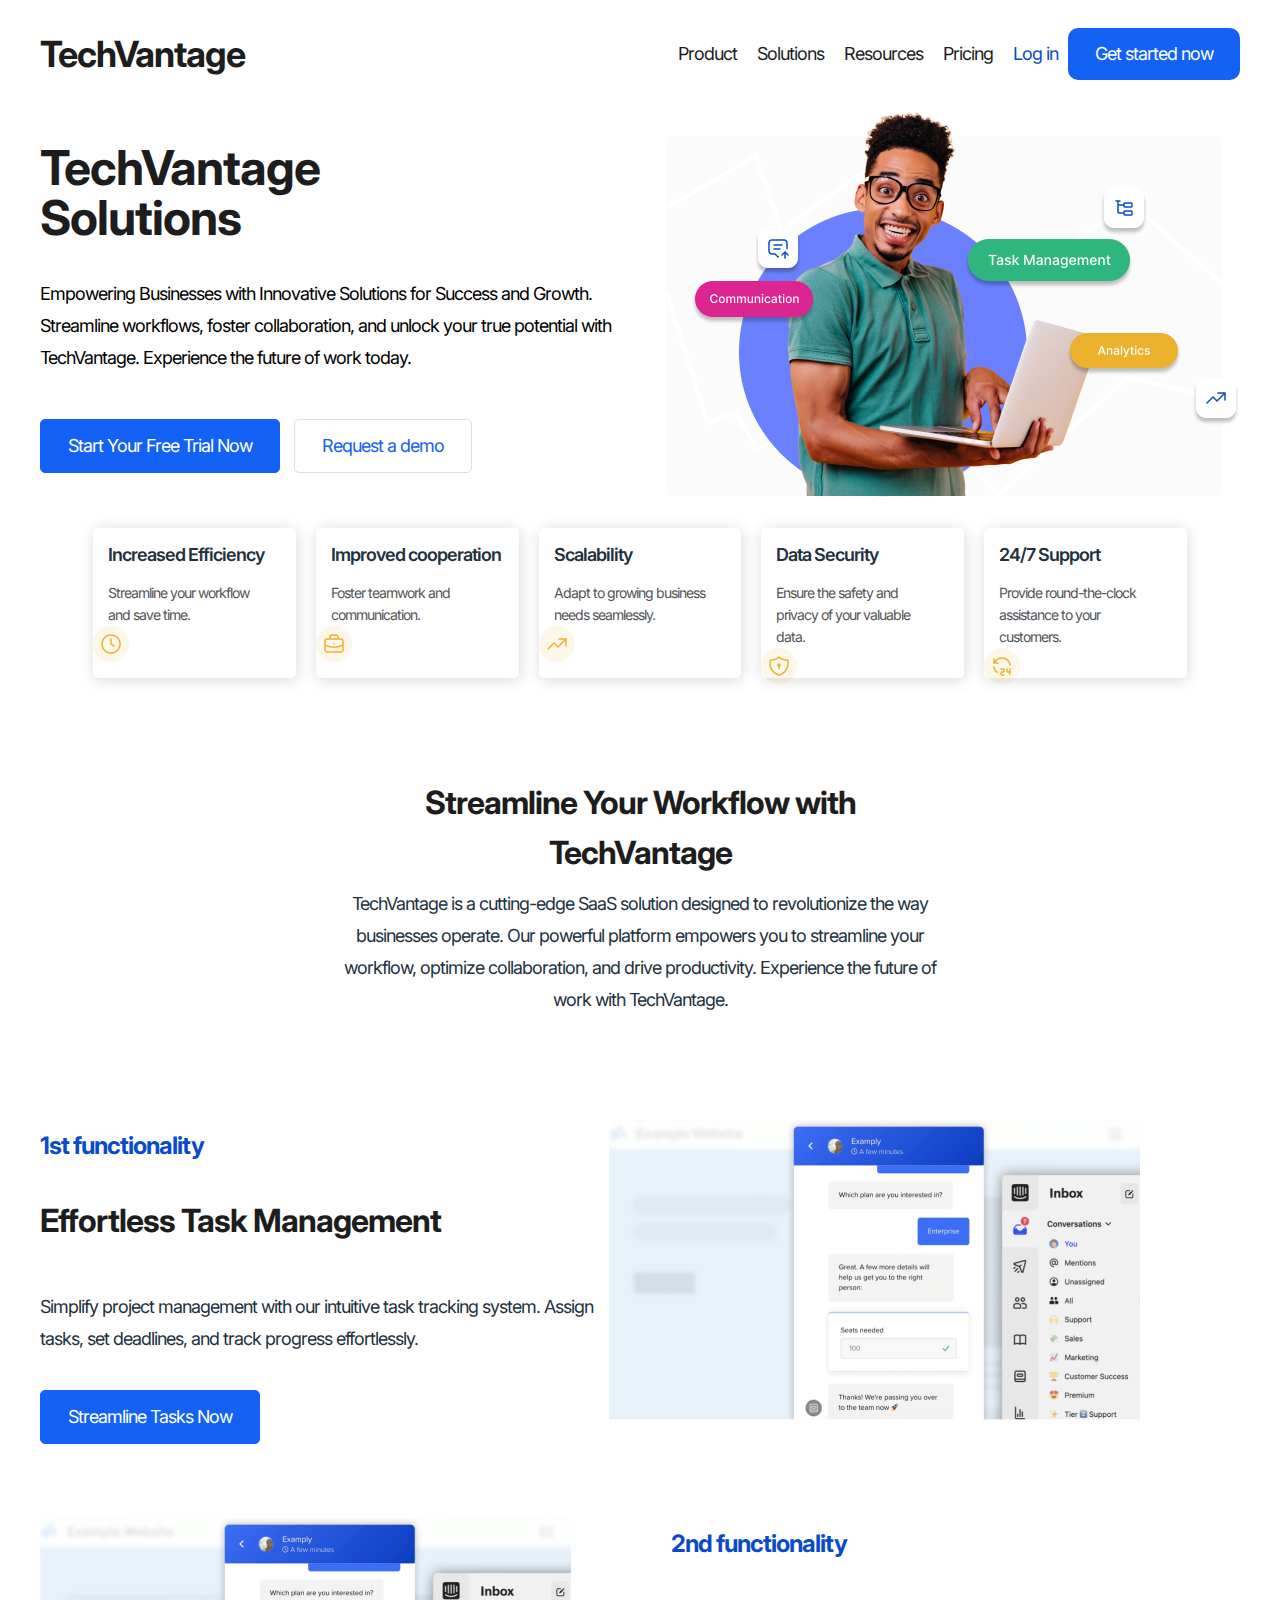
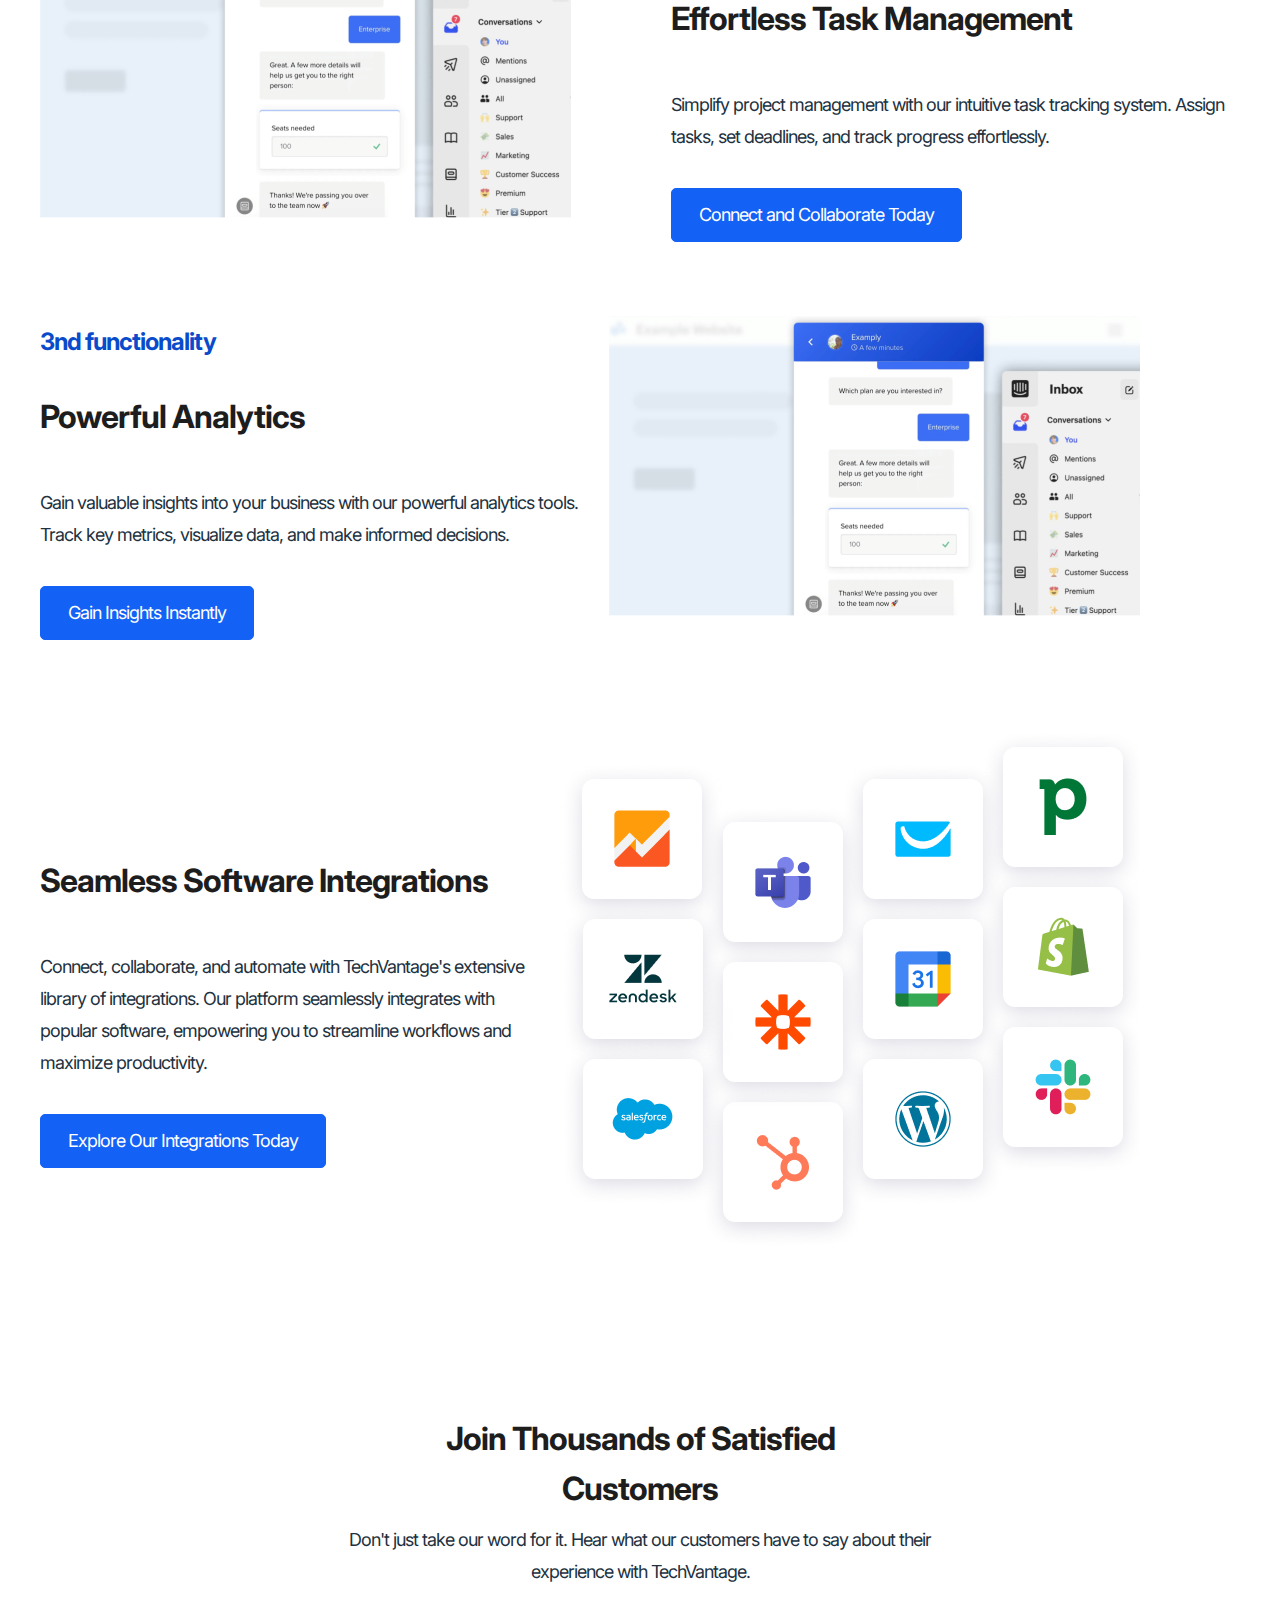
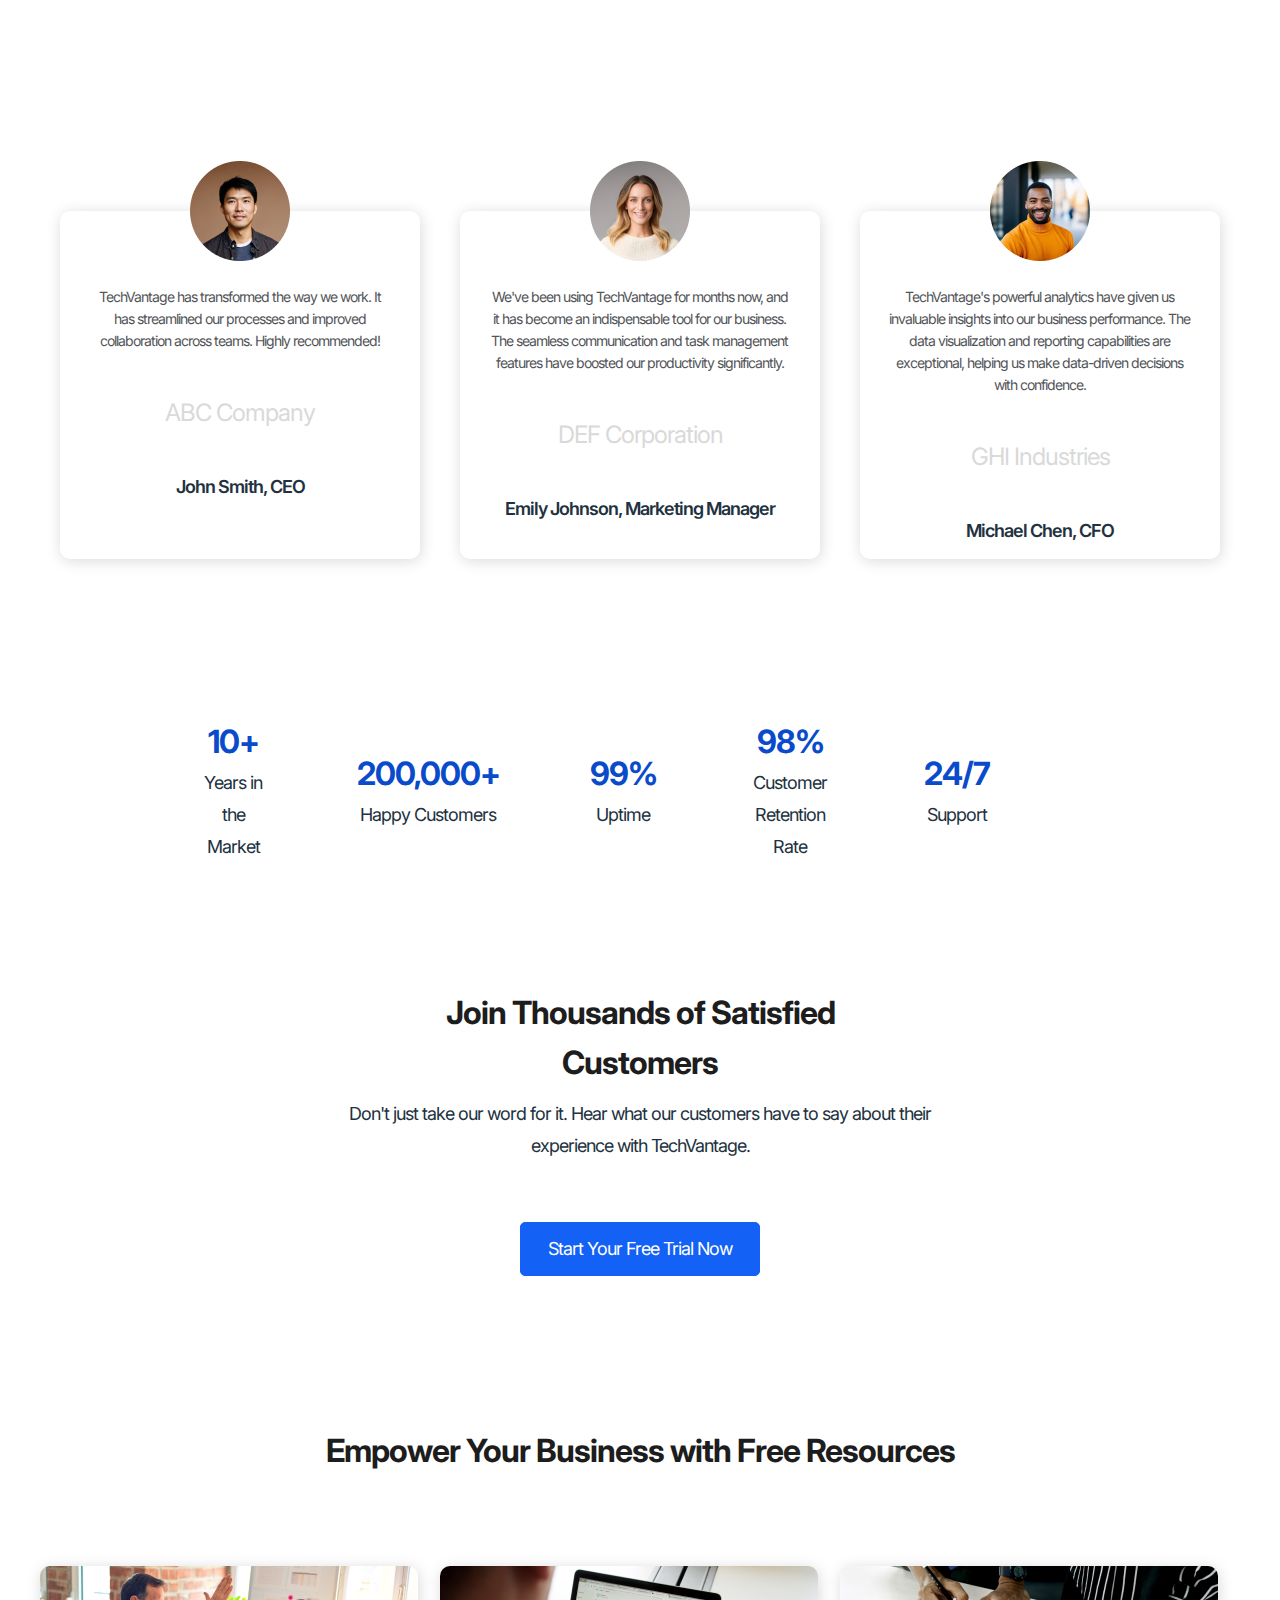
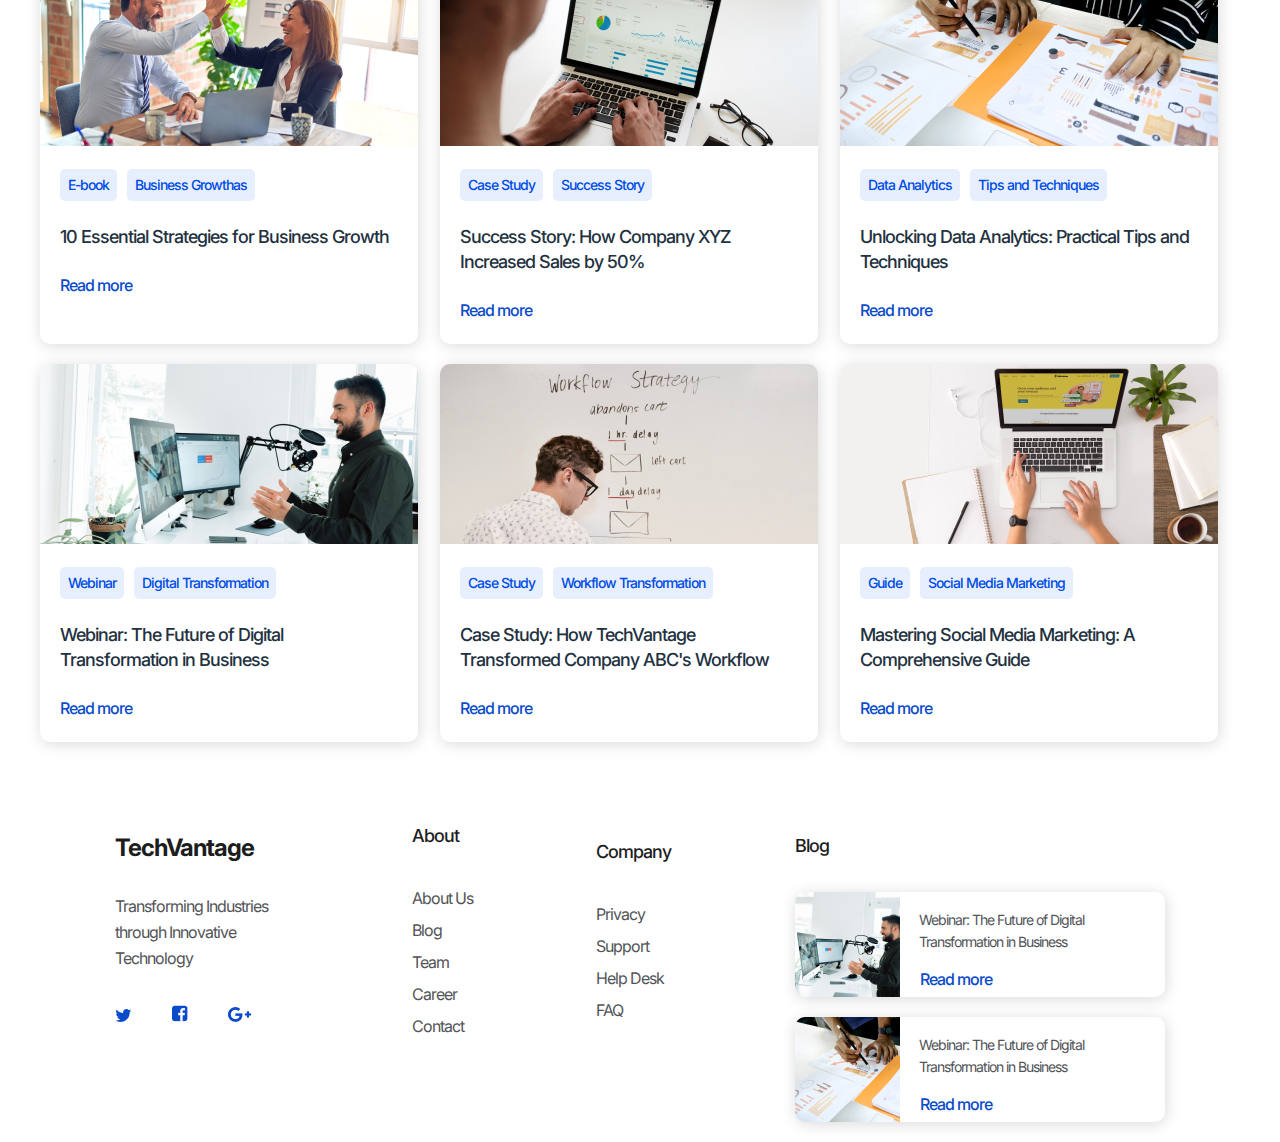
<file: 4(Layout)/tech-vantage/index.html>
<!DOCTYPE html>
<html lang="en">
<head>
    <meta charset="UTF-8">
    <meta name="viewport" content="width=device-width, initial-scale=1.0">
    <link rel="stylesheet" href="style.css">
    <title>TechVantage</title>
</head>
<body>
    <nav class="header">
        <div class="container">
            <div class="loho">
                <h1>TechVantage</h1>
            </div>
            <div class="mainmanu">
                <ul>
                    <li><a href="#">Product</a></li>
                    <li><a href="#">Solutions</a></li>
                    <li><a href="#">Resources</a></li>
                    <li><a href="#">Pricing</a></li>
                    <li class="login-link"><a href="#">Log in</a></li>
                    <li class="get-started-link"><a href="#">Get started now</a></li>
                </ul>
            </div>
        </div>
    </nav>
    <main>


    <div class="hero">
        <div class="container">
            <div class="hero-text">
                <h2>TechVantage <br> Solutions</h2>
                <p>Empowering Businesses with Innovative Solutions for Success and Growth. Streamline workflows, foster collaboration, and unlock your true potential with TechVantage. Experience the future of work today.</p>
                <a class="btn primary-btn" href="#">Start Your Free Trial Now</a>
                <a class="btn secondary-btn" href="#">Request a demo</a>
                
            </div>
            <div class="heto-img">
                <img src="img/Hero.jpg" alt="">
            </div>
        </div>
    </div>
    <div class="benefits">
        <div class="benefits-card">
            <h2>Increased Efficiency</h2>
            <p>Streamline your workflow and save time.</p>
            <img src="img/icon1.png" alt="">
        </div>
        <div class="benefits-card">
            <h2>Improved cooperation</h2>
            <p>Foster teamwork and communication.</p>
            <img src="img/icon2.png" alt="">
        </div>
        <div class="benefits-card">
            <h2>Scalability</h2>
            <p>Adapt to growing business needs seamlessly.</p>
            <img src="img/icon3.png" alt="">
        </div>
        <div class="benefits-card">
            <h2>Data Security</h2>
            <p>Ensure the safety and privacy of your valuable data.</p>
            <img src="img/icon4.png" alt="">
        </div>
        <div class="benefits-card">
            <h2>24/7 Support</h2>
            <p>Provide round-the-clock assistance to your customers.</p>
            <img src="img/icon5.png" alt="">
        </div>
    </div>
    <div class="Streamline-text">
        <h2>Streamline Your Workflow with TechVantage</h2>
        <p>TechVantage is a cutting-edge SaaS solution designed to revolutionize the way businesses operate. Our powerful platform empowers you to streamline your workflow, optimize collaboration, and drive productivity. Experience the future of work with TechVantage.</p>
    </div>
<section>
    <div class="functionality">
        <div class="container">
            <div class="functionality-text">
                <h3>1st functionality</h3>
                <h2>Effortless Task Management</h2>
                <p>Simplify project management with our intuitive task tracking system. Assign tasks, set deadlines, and track progress effortlessly.</p>
                <a class="btn primary-btn" href="#">Streamline Tasks Now</a>
                
                
            </div>
            <div class="functionality-img">
                <img src="img/functionality.png" alt="">
            </div>
        </div>
    </div>
    <div class="functionality">
        <div class="container">
            <div class="functionality-img">
                <img src="img/functionality.png" alt="">
            </div>
            <div class="functionality-text">
                <h3>2nd functionality</h3>
                <h2>Effortless Task Management</h2>
                <p>Simplify project management with our intuitive task tracking system. Assign tasks, set deadlines, and track progress effortlessly.</p>
                <a class="btn primary-btn" href="#">Connect and Collaborate Today</a>
            </div>
        </div>
    </div>
    <div class="functionality">
        <div class="container">
            <div class="functionality-text">
                <h3>3nd functionality</h3>
                <h2>Powerful Analytics</h2>
                <p>Gain valuable insights into your business with our powerful analytics tools. Track key metrics, visualize data, and make informed decisions.</p>
                <a class="btn primary-btn" href="#">Gain Insights Instantly</a>
            </div>
            <div class="functionality-img">
                <img src="img/functionality.png" alt="">
            </div>
        </div>
    </div>
</section>
<div class="integrations">
    <div class="container">
        <div class="integrations-text">
            <h2>Seamless Software Integrations</h2>
            <p>Connect, collaborate, and automate with TechVantage's extensive library of integrations. Our platform seamlessly integrates with popular software, empowering you to streamline workflows and maximize productivity. </p>
            <a class="btn primary-btn" href="#">Explore Our Integrations Today</a>
        </div>
        <div class="integrations-img">
            <img src="img/integrations.png" alt="">
        </div>
    </div>
</div>
<div class="customers-text">
    <h2>Join Thousands of Satisfied Customers</h2>
    <p>Don't just take our word for it. Hear what our customers have to say about their experience with TechVantage.</p>
</div>
<section>
    <div class="customers">
<div class="container">
    <div class="customers-card">
        <img src="img/avatar1.png" alt="">
        <p>TechVantage has transformed the way we work. It has streamlined our processes and improved collaboration across teams. Highly recommended!</p>
        <h3>ABC Company</h3>
        <h2>John Smith, CEO</h2>
    </div>
    <div class="customers-card">
        <img src="img/avatar2.png" alt="">
        <p>We've been using TechVantage for months now, and it has become an indispensable tool for our business. The seamless communication and task management features have boosted our productivity significantly.</p>
        <h3>DEF Corporation</h3>
        <h2>Emily Johnson, Marketing Manager</h2>
    </div>
    <div class="customers-card">
        <img src="img/avatar3.png" alt="">
        <p>TechVantage's powerful analytics have given us invaluable insights into our business performance. The data visualization and reporting capabilities are exceptional, helping us make data-driven decisions with confidence.</p>
        <h3>GHI Industries</h3>
        <h2>Michael Chen, CFO</h2>
    </div>
</div>
</section>
<section>
    <div class="awards">
        <div class="container">
            <div class="awards-text">
                <h2>10+</h2>
                <p>Years in the Market</p>
            </div>
            <div class="awards-text">
                <h2>200,000+</h2>
                <p>Happy Customers</p>
            </div>
            <div class="awards-text">
                <h2>99%</h2>
                <p>Uptime</p>
            </div>
            <div class="awards-text">
                <h2>98%</h2>
                <p>Customer Retention Rate</p>
            </div>
            <div class="awards-text">
                <h2>24/7</h2>
                <p>Support</p>
            </div>
        </div>
    </div>
</section>
<div class="experience-text">
    <h2>Join Thousands of Satisfied Customers</h2>
    <p>Don't just take our word for it. Hear what our customers have to say about their experience with TechVantage.</p>
    <a class="btn primary-btn" href="#">Start Your Free Trial Now</a>
</div>
<div class="resources-text">
    <h2>Empower Your Business with Free Resources</h2>
</div>
<section>
    <div class="resources">
        <div class="container">
            <div class="resources-card">
                <div class="resources-img">
                <img src="img/Resources1.png" alt="">
                </div>
                <div class="resource-badge">
                    <h5>E-book</h5>
                    <h6>Business Growthas</h6>
                </div>
                <div class="resources-text">
                    <p>10 Essential Strategies for Business Growth</p>
                    <a href="">Read more</a>
                </div>
            </div>
            <div class="resources-card">
                <div class="resources-img">
                <img src="img/Resources2.png" alt="">
                </div>
                <div class="resource-badge">
                    <h5>Case Study</h5>
                    <h6>Success Story</h6>
                </div>
                <div class="resources-text">
                    <p>Success Story: How Company XYZ Increased Sales by 50%</p>
                    <a href="">Read more</a>
                </div>
            </div>
            <div class="resources-card">
                <div class="resources-img">
                <img src="img/Resources3.png" alt="">
                </div>
                <div class="resource-badge">
                    <h5>Data Analytics</h5>
                    <h6>Tips and Techniques</h6>
                </div>
                <div class="resources-text">
                    <p>Unlocking Data Analytics: Practical Tips and Techniques</p>
                    <a href="">Read more</a>
                </div>
            </div>
            <div class="resources-card">
                <div class="resources-img">
                <img src="img/Resources4.png" alt="">
                </div>
                <div class="resource-badge">
                    <h5>Webinar</h5>
                    <h6>Digital Transformation</h6>
                </div>
                <div class="resources-text">
                    <p>Webinar: The Future of Digital Transformation in Business</p>
                    <a href="">Read more</a>
                </div>
            </div>
            <div class="resources-card">
                <div class="resources-img">
                <img src="img/Resources5.png" alt="">
                </div>
                <div class="resource-badge">
                    <h5>Case Study</h5>
                    <h6>Workflow Transformation</h6>
                </div>
                <div class="resources-text">
                    <p>Case Study: How TechVantage Transformed Company ABC's Workflow</p>
                    <a href="">Read more</a>
                </div>
            </div>
            <div class="resources-card">
                <div class="resources-img">
                <img src="img/Resources6.png" alt="">
                </div>
                <div class="resource-badge">
                    <h5>Guide</h5>
                    <h6>Social Media Marketing</h6>
                </div>
                <div class="resources-text">
                    <p>Mastering Social Media Marketing: A Comprehensive Guide</p>
                    <a href="">Read more</a>
                </div>
            </div>
        </div>
    </div>
</section>
<footer>
    <div class="footer">
        <div class="container">
            <div class="TechVantage">
                <h1>TechVantage</h1>
                <p>Transforming Industries<br> through Innovative<br> Technology</p>
                <div class="social-icon">
                <a href=""> <img src="img/social-icon1.png" alt=""></a>
                <a href=""> <img src="img/social-icon2.png" alt=""></a>
                <a href=""> <img src="img/social-icon3.png" alt=""></a>
                </div>
            </div>
            <div class="footer-manu">
                <h4>About</h4>
                <ul>
                    <li><a href="#">About Us</a></li>
                    <li><a href="#">Blog</a></li>
                    <li><a href="#">Team</a></li>
                    <li><a href="#">Career</a></li>
                    <li><a href="#">Contact</a></li>
                </ul>
            </div>
            <div class="footer-manu">
                <h4>Company</h4>
                <ul>
                    <li><a href="#">Privacy</a></li>
                    <li><a href="#">Support</a></li>
                    <li><a href="#">Help Desk</a></li>
                    <li><a href="#">FAQ</a></li>
                </ul>
            </div>
                <div class="blog">
                    <h4>Blog</h4>
                    <div class="blog-block">
                        <div class="block-img">
                            <img src="img/block1.png" alt="">
                        </div>
                        <div class="block-text">
                            <p>Webinar: The Future of Digital Transformation in Business</p>
                            <a href="">Read more</a>
                        </div>
                    </div>
                    <div class="blog-block">
                        <div class="block-img">
                            <img src="img/block2.png" alt="">
                        </div>
                        <div class="block-text">
                            <p>Webinar: The Future of Digital Transformation in Business</p>
                            <a href="">Read more</a>
                        </div>
                    </div>
                </div>
        </div>
    </div>
</footer>
</main>
</body>
</html>
</file>
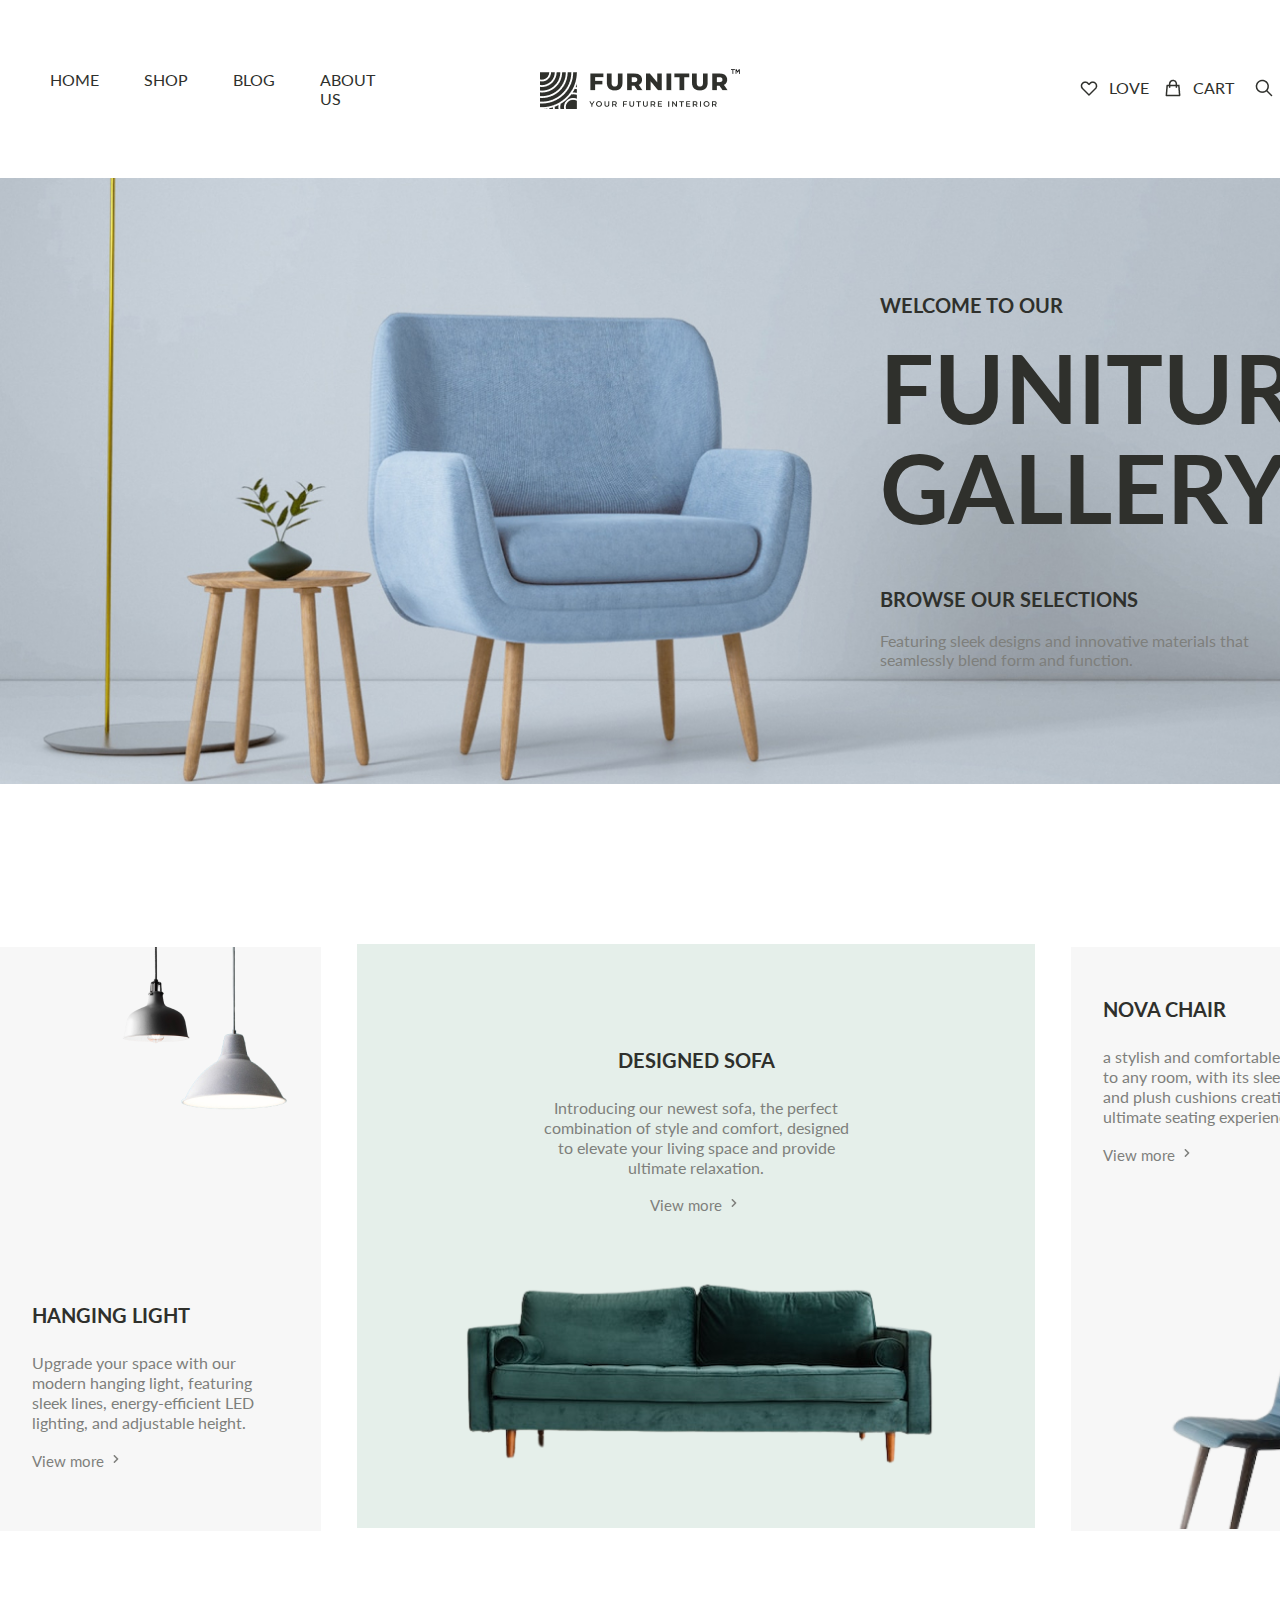
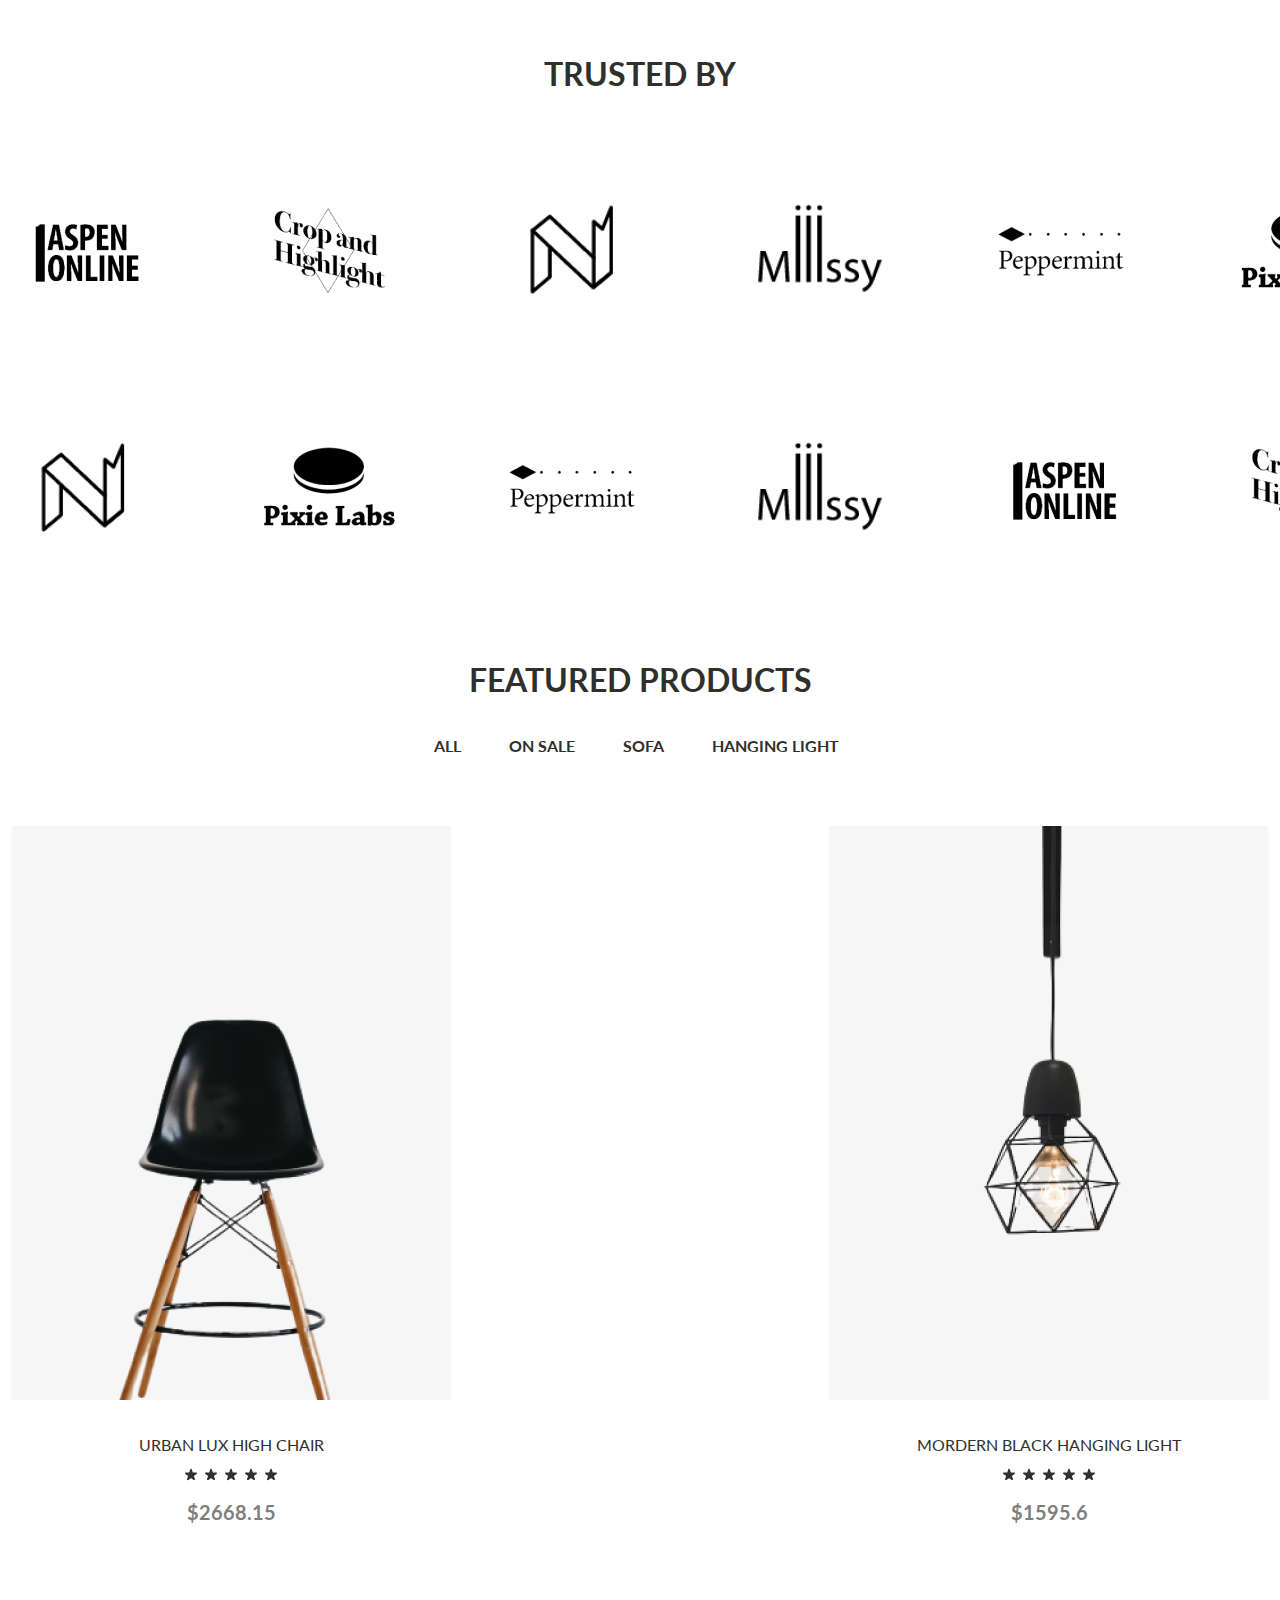
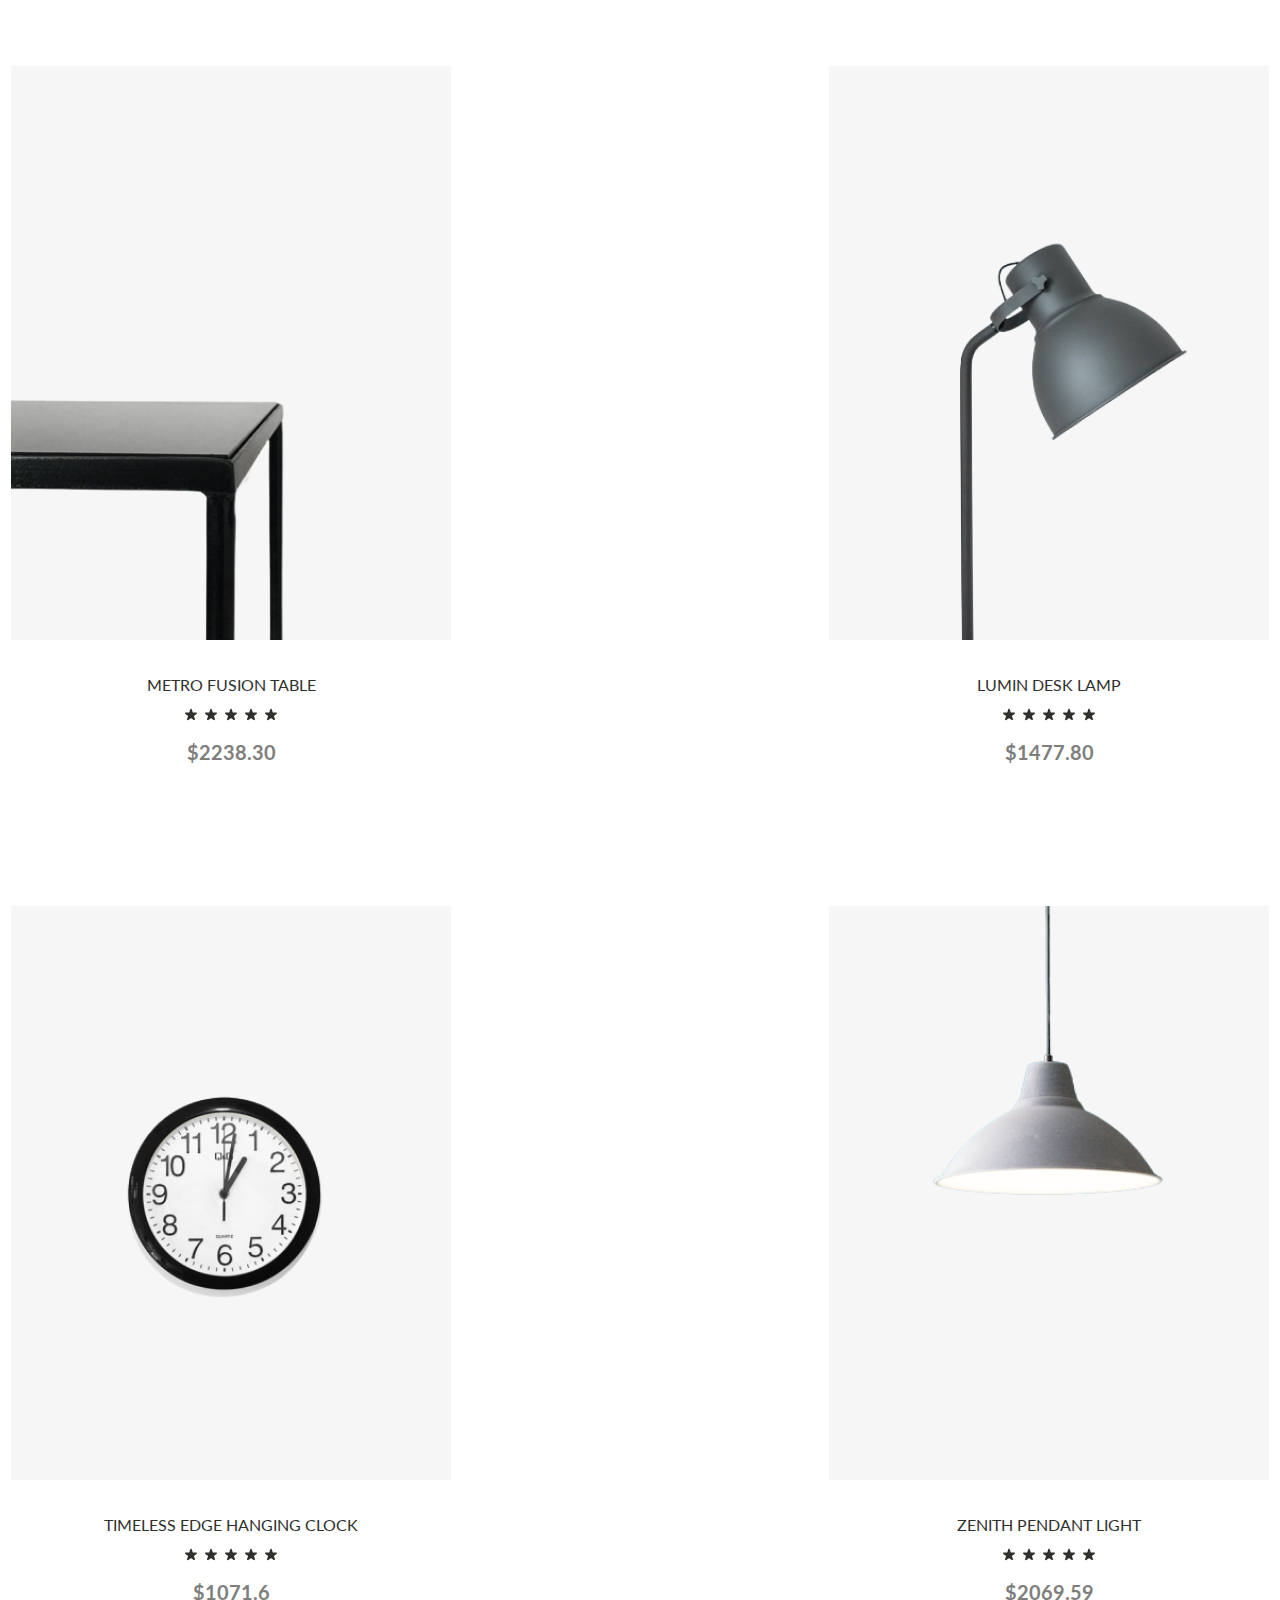
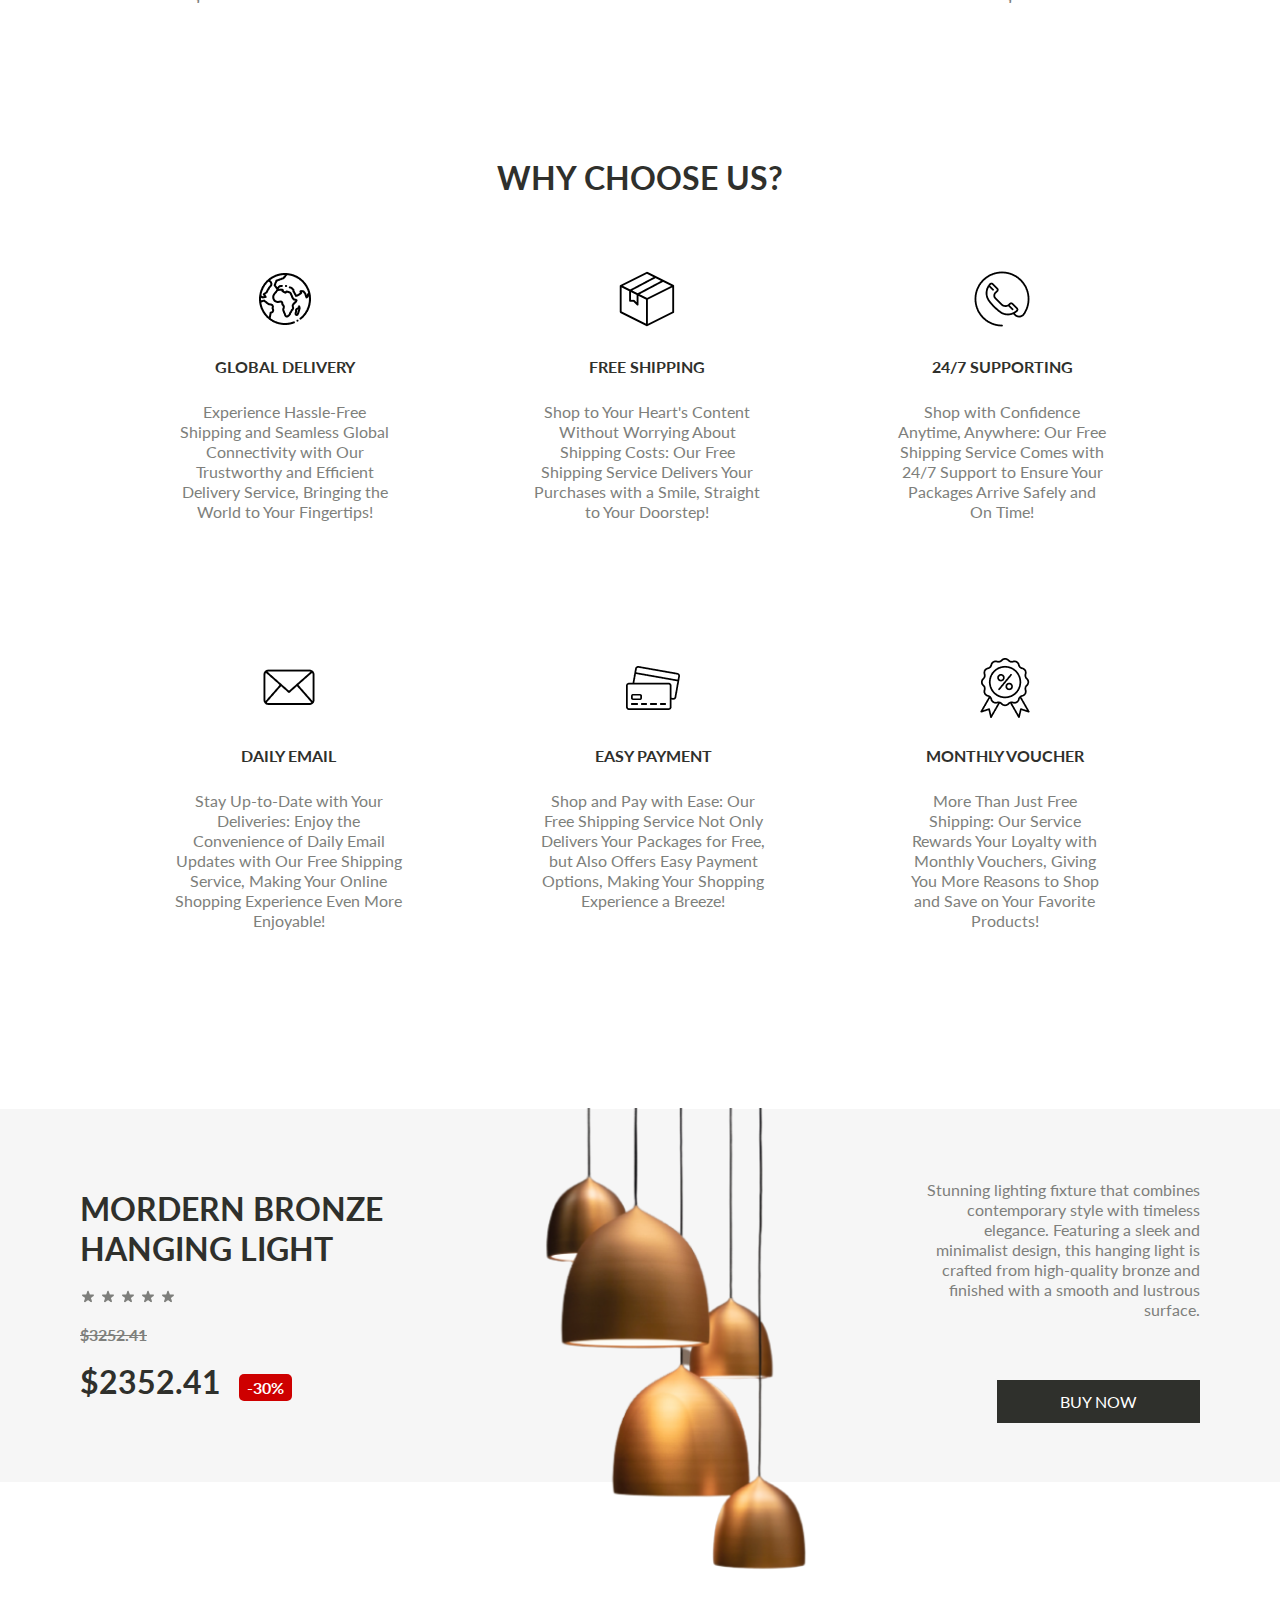
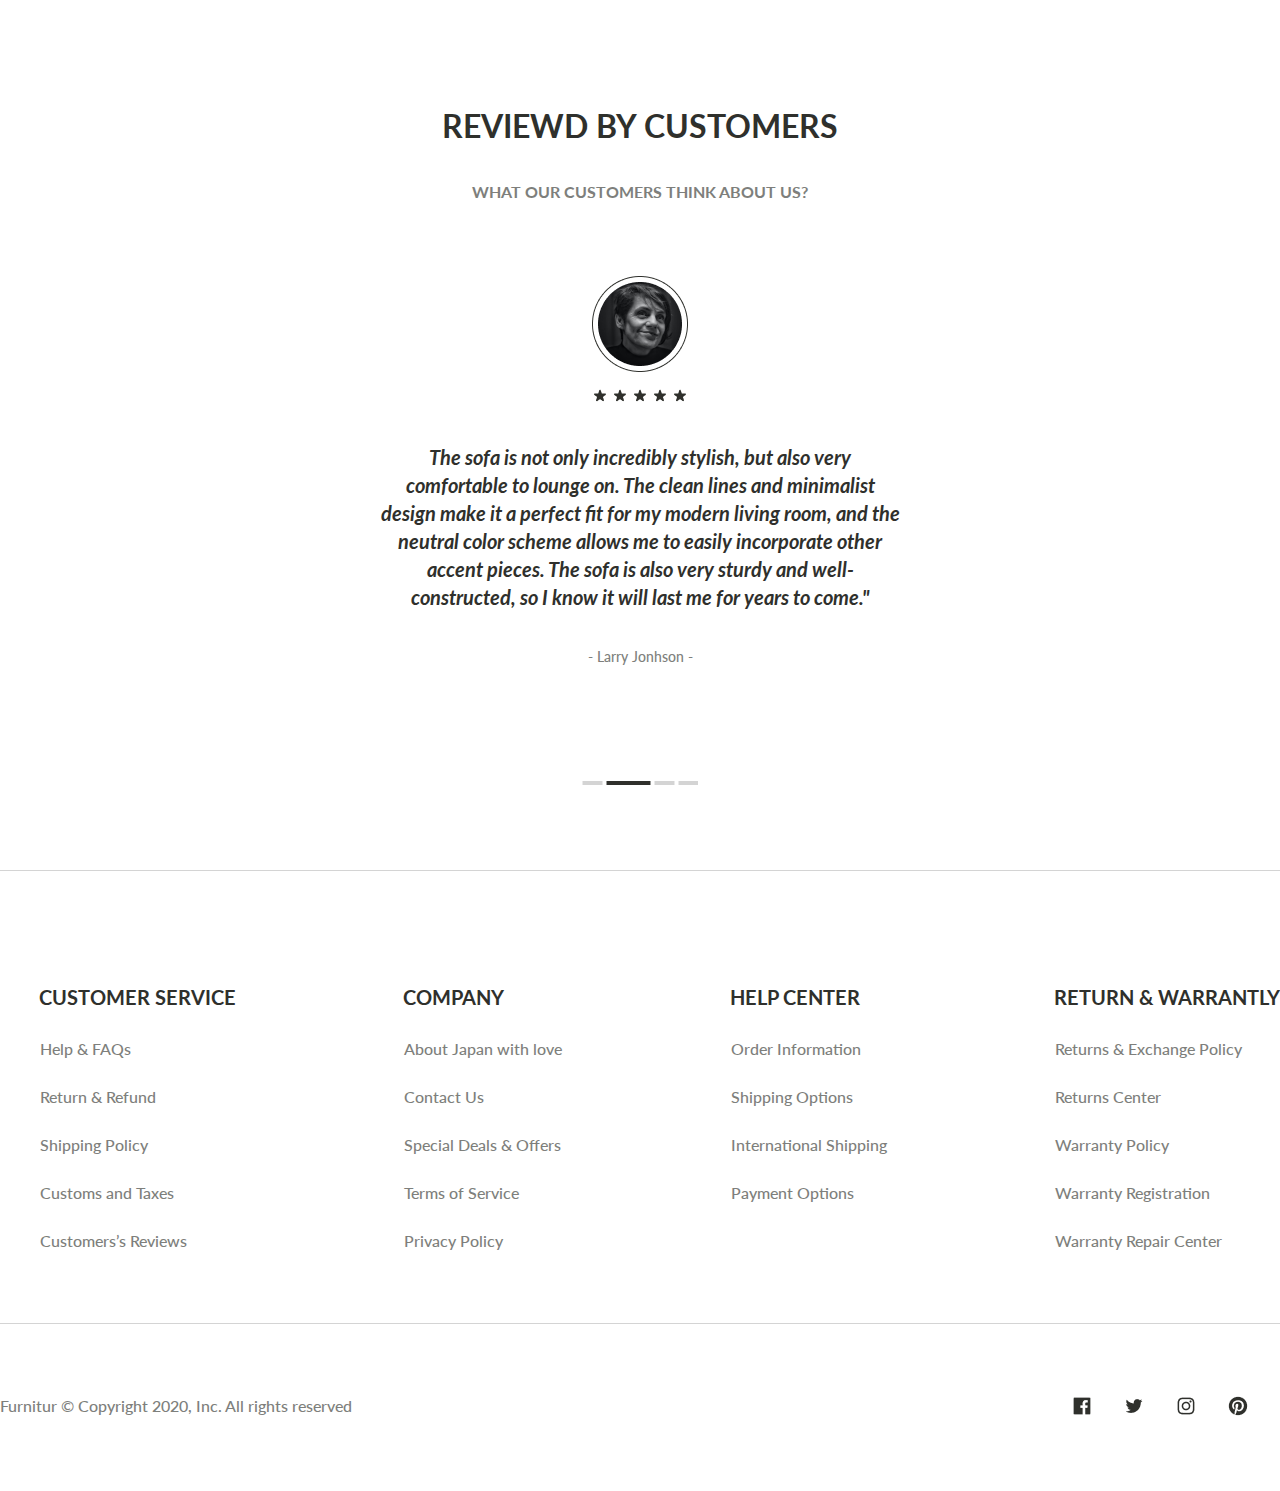
<file: 5 {Layout 2)/Furniture gallery/index.html>
<!DOCTYPE html>
<html lang="en">
<head>
    <meta charset="UTF-8">
    <meta name="viewport" content="width=device-width, initial-scale=1.0">
    <link rel="stylesheet" href="style.css">
    <title>FUNITURE GALLERY</title>
</head> 
<body> 
<header>
    <div class="header-area">
        <div class="container header-row">
            <div class="manu">
                <ul>
                    <li><a href="">HOME</a></li>
                    <li><a href="">SHOP</a></li>
                    <li><a href="">BLOG</a></li>
                    <li><a href="">ABOUT US</a></li>
                </ul>
            </div>
            <div class="logo">
                <img src="img/Logo.png" alt="">
            </div>
            <div class="right-link">
                <a href=""><img src="img/heart-icon.png" alt="">LOVE</a>
                <a href=""><img src="img/cart-icon.png" alt="">CART</a>
                <button><img src="img/search-icon.png" alt=""></button>
            </div>
        </div>
    
    </div>
</header> 
<main>
    <div class="hero-area">
        <div class="container">
            <div class="hero-text">
                <h4>WELCOME TO OUR</h4>
                <h2><span>FUNITURE</span> GALLERY</h2>
                <h4>BROWSE OUR SELECTIONS</h4>
                <p>Featuring sleek designs and innovative materials that seamlessly blend form and function.</p>
            </div>
        </div>
    </div>
    <section class="categories-banner">
        <div class="container">
            <div class="banner banner1">
                <div class="banner-img">
                    <img class="img1" src="img/banner-Img1-1.png" alt="">
                    <img class="img2" src="img/banner-Img1-2.png" alt="">
                </div>
                <div class="banner-txt">
                    <h4>HANGING LIGHT</h4>
                    <p>Upgrade your space with our modern hanging light, featuring sleek lines, energy-efficient LED lighting, and adjustable height.</p>
                    <a href="">View more <img src="img/chevron-right.png" alt=""> </a>
                </div>
            </div>
            <div class="banner banner2">
                <div class="banner-txt">
                <h4>DESIGNED SOFA</h4>
                <p>Introducing our newest sofa, the perfect combination of style and comfort, designed to elevate your living space and provide ultimate relaxation.</p>
                <a href="">View more <img src="img/chevron-right.png" alt=""> </a>
            </div>
            <div class="banner-img">
                <img src="img/banner-Img2.png" alt="">
            </div>
            </div>
            <div class="banner banner3">
                <div class="banner-txt">
                    <h4>NOVA CHAIR</h4>
                    <p>a stylish and comfortable addition to any room, with its sleek design and plush cushions creating the ultimate seating experience.</p>
                    <a href="">View more <img src="img/chevron-right.png" alt=""> </a>
                </div>
                <div class="benner-img">
                    <img src="img/banner-Img3.png" alt="">
                </div>
            </div>
        </div>
    </section>
    <section class="feature">
        <div class="container">
            <div class="feature-area">
            <h1>TRUSTED BY</h1>
            <img src="img/Feature.png" alt="">
        </div>
        </div>
    </section>
    <section class="feature-product">
        <div class="container">
            <div class="product-title">
                <div class="feature-txt">
                    <h1>FEATURED PRODUCTS</h1>
                </div>
                <div class="feature-list">
                    <ul>
                        <li><a href="">ALL</a></li>
                        <li><a href="">ON SALE</a></li>
                        <li><a href="">SOFA</a></li>
                        <li><a href="">HANGING LIGHT</a></li>
                    </ul>
                </div>
            </div>
            <div class="inner-products container">
                <div class="products-card">
                <div class="products-img">
                    <img src="img/podicts1.png" alt="">
                </div>
                <div class="products-txt">
                    <h3>URBAN LUX HIGH CHAIR</h3>
                    <img src="img/Star.png" alt="">
                    <p>$2668.15</p>
                </div>
                </div>
                <div class="products-card">
                <div class="products-img">
                    <img src="img/podicts2.png" alt="">
                </div>
                <div class="products-txt">
                    <h3>MORDERN BLACK HANGING LIGHT</h3>
                    <img src="img/Star.png" alt="">
                    <p>$1595.6</p>
                </div>
                </div>
                <div class="products-card">
                <div class="products-img">
                    <img src="img/podicts3.png" alt="">
                </div>
                <div class="products-txt">
                    <h3>METRO FUSION TABLE </h3>
                    <img src="img/Star.png" alt="">
                    <p>$2238.30</p>
                </div>
                </div>
                <div class="products-card">
                <div class="products-img">
                    <img src="img/podicts4.png" alt="">
                </div>
                <div class="products-txt">
                    <h3>LUMIN DESK LAMP</h3>
                    <img src="img/Star.png" alt="">
                    <p>$1477.80</p>
                </div>
                </div>
                <div class="products-card">
                <div class="products-img">
                    <img src="img/podicts5.png" alt="">
                </div>
                <div class="products-txt">
                    <h3>TIMELESS EDGE HANGING CLOCK</h3>
                    <img src="img/Star.png" alt="">
                    <p>$1071.6</p>
                </div>
                </div>
                <div class="products-card">
                <div class="products-img">
                    <img src="img/podicts6.png" alt="">
                </div>
                <div class="products-txt">
                    <h3>ZENITH PENDANT LIGHT</h3>
                    <img src="img/Star.png" alt="">
                    <p>$2069.59</p>
                </div>
                </div>
            </div>
        </div>
    </section>
    <section class="choose-us">
            <div class="container">
            <div class="choose-heder">
                <h1>WHY CHOOSE US?</h1>
            </div> 
            <div class="choose flex space-between">
                <div class="inner-choose">
                    <img src="img/planet-earth 1.png" alt="">
                    <h3>GLOBAL DELIVERY</h3>
                    <p>Experience Hassle-Free Shipping and Seamless Global Connectivity with Our Trustworthy and Efficient Delivery Service, Bringing the World to Your Fingertips!</p>
                </div>
                <div class="inner-choose">
                    <img src="img/package-box 1.png" alt="">
                    <h3>FREE SHIPPING</h3>
                    <p>Shop to Your Heart's Content Without Worrying About Shipping Costs: Our Free Shipping Service Delivers Your Purchases with a Smile, Straight to Your Doorstep!</p>
                </div>
                <div class="inner-choose">
                    <img src="img/phone 1.png" alt="">
                    <h3>24/7 SUPPORTING</h3>
                    <p>Shop with Confidence Anytime, Anywhere: Our Free Shipping Service Comes with 24/7 Support to Ensure Your Packages Arrive Safely and On Time!</p>
                </div>
            </div>
            <div class="choose flex space-between">
                <div class="inner-choose">
                    <img src="img/email 1.png" alt="">
                    <h3>DAILY EMAIL</h3>
                    <p>Stay Up-to-Date with Your Deliveries: Enjoy the Convenience of Daily Email Updates with Our Free Shipping Service, Making Your Online Shopping Experience Even More Enjoyable!</p>
                </div>
                <div class="inner-choose">
                    <img src="img/credit-card 1.png" alt="">
                    <h3>EASY PAYMENT</h3>
                    <p>Shop and Pay with Ease: Our Free Shipping Service Not Only Delivers Your Packages for Free, but Also Offers Easy Payment Options, Making Your Shopping Experience a Breeze!</p>
                </div>
                <div class="inner-choose">
                    <img src="img/badge (1) 1.png" alt="">
                    <h3>MONTHLY  VOUCHER</h3>
                    <p>More Than Just Free Shipping: Our Service Rewards Your Loyalty with Monthly Vouchers, Giving You More Reasons to Shop and Save on Your Favorite Products!</p>
                </div>
            </div>
        </div>
        </div>
    </section>
    <section class="cdn">
        <div class="container">
            <div class="inner-cdn flex space-between">
                <div class="main-cdn cdn-left">
                    <h1>MORDERN BRONZE
                        HANGING LIGHT</h1>
                    <img src="img/Star 2.png" alt="">
                    <p>$3252.41</p>
                    <h1>$2352.41 <span>-30%</span></h1>    
                </div>
                <div class=" main-cdn cdn-center">
                    <img src="img/podicts-img.png" alt="">
                </div>
                <div class=" main-cdn cdn-right">
                    <p>Stunning lighting fixture that combines contemporary style with timeless elegance. Featuring a sleek and minimalist design, this hanging light is crafted from high-quality bronze and finished with a smooth and lustrous surface.</p>
                    <a  href="">BUY NOW</a>
                </div>
            </div>
        </div>
    </section>
    <section class="customers-review">
        <div class="container">
            <div class="review">
                <h1>REVIEWD BY CUSTOMERS</h1>
                <p class="review-title">WHAT OUR CUSTOMERS THINK ABOUT US?</p>
                <img src="img/reviewer.png" alt="">
                <p class="main-review">The sofa is not only incredibly stylish, but also very comfortable to lounge on. The clean lines and minimalist design make it a perfect fit for my modern living room, and the neutral color scheme allows me to easily incorporate other accent pieces. The sofa is also very sturdy and well-constructed, so I know it will last me for years to come."</p>
                <p class="reviewer-name">
                    - Larry Jonhson -
                </p>
                <img class="bash" src="img/bash.png" alt="">
            </div>
        </div>

    </section>
    <footer class="footer-sec">
        <div class="container">
            <div class="footer footer1 flex space-between ">
                <div class="footer-service">
                    <h3>CUSTOMER SERVICE</h3>
                    <ul>
                        <li><a href="">Help & FAQs</a></li>
                        <li><a href="">Return & Refund</a></li>
                        <li><a href="">Shipping Policy</a></li>
                        <li><a href="">Customs and Taxes</a></li>
                        <li><a href="">Customers’s Reviews</a></li>
                    </ul>
                </div>
                <div class="footer-service">
                    <h3>COMPANY</h3>
                    <ul>
                        <li><a href="">About Japan with love</a></li>
                        <li><a href="">Contact Us</a></li>
                        <li><a href="">Special Deals & Offers</a></li>
                        <li><a href="">Terms of Service</a></li>
                        <li><a href="">Privacy Policy</a></li>
                    </ul>
                </div>
                <div class="footer-service">
                    <h3>HELP CENTER</h3>
                    <ul>
                        <li><a href="">Order Information</a></li>
                        <li><a href="">Shipping Options</a></li>
                        <li><a href="">International Shipping</a></li>
                        <li><a href="">Payment Options</a></li>
                    </ul>
                </div>
                <div class="footer-service">
                    <h3>RETURN & WARRANTLY</h3>
                    <ul>
                        <li><a href="">Returns & Exchange Policy</a></li>
                        <li><a href="">Returns Center</a></li>
                        <li><a href="">Warranty Policy</a></li>
                        <li><a href="">Warranty Registration</a></li>
                        <li><a href="">Warranty Repair Center</a></li>
                    </ul>
                </div>
            </div>
            <div class="footer footer2 flex space-between">
                <div class="copyright-txt">
                    <p>Furnitur © Copyright 2020, Inc. All rights reserved</p>
                </div>
                <div class="social-icon flex">
                    <a href=""><img src="img/social-icon1.png" alt=""></a>
                    <a href=""><img src="img/social-icon2.png" alt=""></a>
                    <a href=""><img src="img/social-icon3.png" alt=""></a>
                    <a href=""><img src="img/social-icon4.png" alt=""></a>
                </div>

            </div>
        </div>
    </footer>
</main>
</body>
</html>
</file>
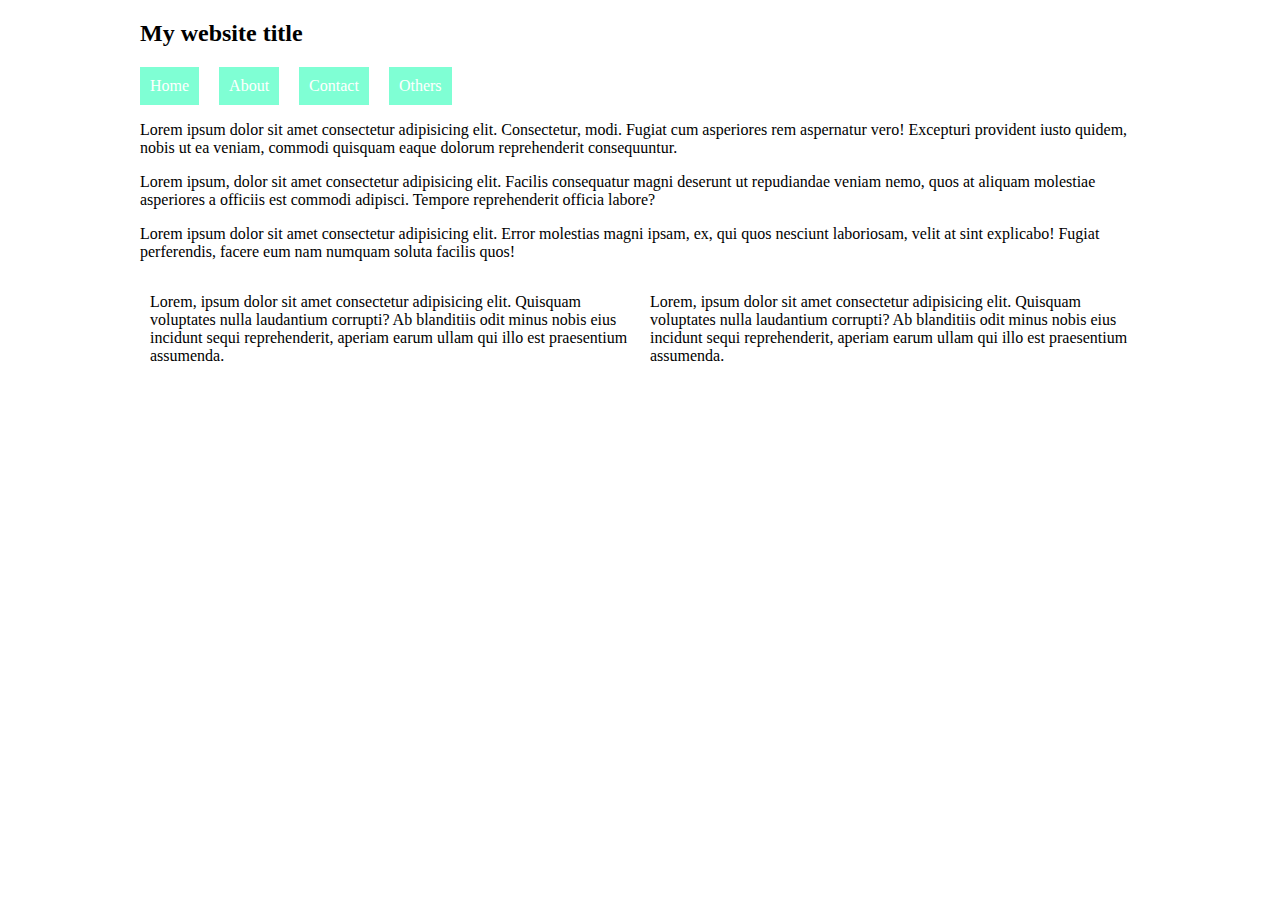
<file: 1,2(HTML,CSS)/indix.html>
<!DOCTYPE html>
<html>
<head>
    <title>This is my website</title>
    <link rel="stylesheet" href="style.css">
    <link rel="preconnect" href="https://fonts.googleapis.com">
<link rel="preconnect" href="https://fonts.gstatic.com" crossorigin>
<link href="https://fonts.googleapis.com/css2?family=Nanum+Myeongjo&display=swap" rel="stylesheet">
</head>
<body>
    <!-- <h6>This is my hadding</h6>
    <h5>This is my hadding </h5>
    <h4>This is my hadding </h4>
    <h3>This is my hadding</h3>
    <h2>This is my hadding</h2>
    <h1>This is my hadding</h1>

    <p>Lorem, ipsum dolor sit amet consectetur adipisicing elit. Vitae officia labore optio id maxime voluptates consequuntur nostrum, exercitationem mollitia ad suscipit quod? Laboriosam impedit ipsam cum deleniti cupiditate sunt corrupti.</p>

    <a href="https://www.google.com/">Test</a>
    <img src="Night-view-Dhaka-Bangladesh.webp" alt=""> 


<h2>Forms</h2>

<p><input type="file"></p>

<p><textarea name="" id="" cols="30" rows="10"></textarea></p>
<p>
    <select name="" id="">
        <option value="">option 1</option>
        <option value="">option 2</option>
        <option value="">option 3</option>
    </select>
</p>

<p>
    <input type="radio"> option 1
</p>

<button>submit</button> 

<h2>Teble</h2>
<table border="1">
    <tr>
        <td>colum 1</td>
        <td>colum 2</td>
        <td>colum 3</td>
        <td>colum 4</td>
    </tr>
    <tr>
        <td colspan="2">colum 1</td>
        <td>colum 3</td>
        <td>colum 4</td>
    </tr>
    <tr>
        <td>colum 1</td>
        <td>colum 2</td>
        <td>colum 3</td>
        <td>colum 4</td>
    </tr>
    <tr>
        <td>colum 1</td>
        <td>colum 2</td>
        <td>colum 3</td>
        <td>colum 4</td>
    </tr>
</table> -->

<!-- <h1 style="color: blue; font-size: 50px;">This is hading</h1>

<h1 class="my-heading">This is hading</h1>
<h1>This rgtdhjj ing</h1> -->
</body>

<body>
    <div class="container">
        <h2>My website title</h2>

<ul class="manu">
    <li><a href="#">Home</a></li>
    <li><a href="#">About</a></li>
    <li><a href="#">Contact</a></li>
    <li><a href="#">Others</a></li>
</ul>

        <p>Lorem ipsum dolor sit amet consectetur adipisicing elit. Consectetur, modi. Fugiat cum asperiores rem aspernatur vero! Excepturi provident iusto quidem, nobis ut ea veniam, commodi quisquam eaque dolorum reprehenderit consequuntur.</p>
        <p>Lorem ipsum, dolor sit amet consectetur adipisicing elit. Facilis consequatur magni deserunt ut repudiandae veniam nemo, quos at aliquam molestiae asperiores a officiis est commodi adipisci. Tempore reprehenderit officia labore?</p>
        <p>Lorem ipsum dolor sit amet consectetur adipisicing elit. Error molestias magni ipsam, ex, qui quos nesciunt laboriosam, velit at sint explicabo! Fugiat perferendis, facere eum nam numquam soluta facilis quos!</p>

        <div class="row">
            <div class="colum">
                <p>Lorem, ipsum dolor sit amet consectetur adipisicing elit. Quisquam voluptates nulla laudantium corrupti? Ab blanditiis odit minus nobis eius incidunt sequi reprehenderit, aperiam earum ullam qui illo est praesentium assumenda.</p>
            </div>
            <div class="colum">
                <p>Lorem, ipsum dolor sit amet consectetur adipisicing elit. Quisquam voluptates nulla laudantium corrupti? Ab blanditiis odit minus nobis eius incidunt sequi reprehenderit, aperiam earum ullam qui illo est praesentium assumenda.</p>
            </div>
        </div>
    </div>
</body>
</html>
</file>
<file: 4(Layout)/tech-vantage/style.css>
@import url('https://fonts.googleapis.com/css2?family=Inter:wght@400;500;700&family=Secular+One&display=swap');

body{
    font-family: 'Inter', sans-serif;
    max-width: 1400px;
    margin: 0 auto;
}

.logo{
    font-family: 'Secular One', sans-serif;
}

a {
text-decoration: none;
}

*{
    margin: 0;
    padding: 0;
    list-style: none;
}

h1, h2, h3, h4, h5, h6 {
    color: #1D1D1D;
}
.container{
    max-width: 1200px;
    margin: 0 auto;
}

.header .container, .hero .container, .functionality .container, .integrations .container, .customers .container{
    display: flex;
    justify-content: space-between;
    align-items: center;
}

.mainmanu ul {
    display: flex;
}

.mainmanu li a {
    display: inline-block;
    padding: 10px;
    text-decoration: none;
    color: #1D1D1D;
}

.mainmanu li.get-started-link a {
    background: #1361F5;
    color: #FFF;
    border-radius: 10px;
    padding: 10px 27px;
}

.mainmanu li.login-link a {
    color: #094BCA;
}

.header {
    padding: 28px;
}

.hero-text h2 {
    font-size: 48px;
    margin-bottom: 35px;
    line-height: 50px;
}

body {
    font-size: 18px;
    line-height: 32px;
    letter-spacing: -1px;
}

.btn {
    border: 1px solid;
    display: inline-block;
    padding: 10px 27px;
    border-radius: 5px;
    margin-right: 10px;
}

.btn.primary-btn {
    background: #1361f5;
    border-color: #1361f5;
    color: #fff;
}

.btn.secondary-btn {
    border-color: #E0E0E0;
    color: #1361f5;
}

.hero-text p {
    margin-bottom: 45px;
}

.benefits {

    max-width: 85.5%;
    margin: 0 auto;
    display: flex;
    justify-content: center;
    gap: 20px;
    margin-top: 20px;
}
.benefits-card h2{
    padding: 15px 0 0 15px;
    color: #223140;
    font-size: 18px;
    font-weight: 600;
    line-height: 24px;
}

.benefits-card p{
    padding: 15px 0 0 15px;
    color: #535558;
    font-size: 14px;
    width: 80%;
    line-height: 22px;
}
.benefits-card{
    width: 250px;
    height: 150px;
    border-radius: 5px;
    background: #FFF;
    box-shadow: 1px 2px 15px 0px rgba(0, 0, 0, 0.15);
}
.benefits-card img{
    padding :6px ;
    background: rgba(236, 178, 45, 0.10);
    border-radius: 100%;
}

.Streamline-text, .customers-text, .experience-text{
    margin: 90px 325px;
    text-align: center;
}
.Streamline-text h2, .customers-text h2, .experience-text h2{
    padding: 10px 40px;
    text-align: center;
    font-size: 32px;
    line-height: 50px;
    letter-spacing: -1px;
    font-weight: 700;
}
.Streamline-text p, .customers-text p, .experience-text p{
    color: #223140;
    text-align: center;
    font-size: 18px;
    line-height: 32px;
    letter-spacing: -1px;
    font-weight: 400;
}
.functionality, .integrations{
    display: flex;
    justify-content: space-between;
    align-items: center;
    margin-bottom: 60px;
}
.functionality-text .integrations-text{
    margin-right: 100px;
}
.functionality-text h3{
    color: #094BCA;
    font-size: 24px;
    margin-bottom: 15px;
    line-height: 50px;
    font-weight: 700;
    padding-top: 15px;

}
.functionality-text h2, .integrations-text h2{
    font-size: 32px;
    margin-bottom: 35px;
    line-height: 50px;
    font-weight: 700;
    padding-top: 10px;
}
.functionality-text p, .integrations-text p{
    color: #223140;
    font-size: 18px;
    font-weight: 400;
    margin-bottom: 35px;
    padding-top: 10px;
}
.functionality-img , .integrations-img{
    margin-right: 100px;
}
.customers {
    display: flex;
    justify-content: space-between;
    align-items: center;
}
.customers-card{
    border-radius: 10px;
    background: #FFF;
    box-shadow: 1px 2px 15px 0px rgba(0, 0, 0, 0.15);
    width: 378px;
    height: 348px;
    margin:133px 20px;
}
.customers-card p{
    color: #535558;
    text-align: center;
    font-size: 14px;
    font-weight: 400;
    line-height: 22px;
    margin: 25px 30px 0px 29px;
}
.customers-card h2{
    color: #223140;
    font-size: 18px;
    font-weight: 600;
    line-height: 24px;
    padding: 1px 0;
    text-align: center;
}
.customers-card h3{
    color: #D9D9D9;
    text-align: center;
    font-size: 24px;
    font-weight: 400;
    margin: 35px 80px;
    padding: 10px 0;
}

.customers-card img {
    margin: 0 auto;
    display: block;
    margin-top: -50px;
}
.awards .container{
    display: flex;
    justify-content: space-between;
    align-items: center;
    margin: 0 200px 90px;
}
.awards-text{
    margin-right: 90px;
    max-width: 80%;
    padding: 25px 0;
}
.awards-text h2{
    color: #094BCA;
    text-align: center;
    font-size: 32px;
    font-weight: 700;
    line-height: 50px;
}
.awards-text p{
    color: #223140;
    text-align: center;
    font-size: 18px;
    font-weight: 400;
    line-height: 32px;
}
.experience-text .btn{
    margin: 60px 0;
}
.resources-text h2{
color: #1D1D1D;
text-align: center;
font-size: 32px;
font-weight: 700;
line-height: 50px;
margin: 90px ;
}

.resources .container{
    display: flex;
    justify-content: space-evenly;
    flex-wrap: wrap;
}
.resources-card{
    width: 378px;
    height: 378px;
    margin:0 22px 20px 0;
    border-radius: 10px;
    background: #FFF;
    box-shadow: 1px 2px 15px 0px rgba(0, 0, 0, 0.15);
}
.resources-img img{
    border-top-left-radius: 10px;
    border-top-right-radius: 10px;
}
.resources-text p{
    color: #223140;
    font-size: 18px;
    font-weight: 500;
    line-height: 25px;
    margin: 10px 20px 20px;
}

.resources-text a{
    color: #094BCA;
    text-align: center;
    font-size: 16px;
    font-weight: 500;
    line-height: 24px;
    padding: 10px 0;
    margin: 0 0 13px 20px ;
}
.resource-badge {
    display: flex;
    justify-content: flex-start;
    align-items: center;
}
.resource-badge h5 {
    color:#004CE6;
    font-size: 14px;
    font-weight: 500;
    border-radius: 5px;
    background: rgba(19, 97, 245, 0.10);
    margin: 13px 10px 13px 20px;
    padding: 0px 8px;
}
.resource-badge h6{
    color:#004CE6;
    font-size: 14px;
    font-weight: 500;
    border-radius: 5px;
    background: rgba(19, 97, 245, 0.10);
    padding: 0px 8px;
}
.footer .container{
    display: flex;
    justify-content: space-between;
    align-items: center;
    margin: 60px 115px;
}
.TechVantage h1{
font-size: 24px;
}
.TechVantage p{
    color: #535558;
font-size: 16px;
font-weight: 400;
line-height: 26px;
margin: 29.4px 0;
}
.TechVantage .social-icon img{
margin-right:36px ;
}
.footer-manu h4, .blog h4{
font-size: 18px;
font-weight: 500;
line-height: 28px;
margin-bottom: 32.2px;
}
.footer-manu  a{
color: #535558;
font-size: 16px;
font-weight: 400;
line-height: 26px;
}
.blog{
    margin-bottom: -110px;
}
.blog-block{
    display: flex;
    justify-content: space-between;
    align-items: center;
    width: 370px;
    height: 105px;
    border-radius: 10px;
background: #FFF;
box-shadow: 1px 2px 15px 0px rgba(0, 0, 0, 0.15);
margin-bottom: 20px;
}

.blog-block p{
color: #535558;
font-size: 14px;
font-weight: 400;
line-height: 22px;
padding: 0 5px 0;
margin: 14px 17px 10px 14px;
}
.blog-block a{
    color: #094BCA;
    text-align: center;
    font-size: 16px;
    font-weight: 500;
    line-height: 24px;
    padding: 5px 0;
    margin: 0 0 10px 20px;
}

.block-img img {
    border-top-left-radius: 10px;
    border-bottom-left-radius:10px ;
    margin-bottom: -10px;
}
</file>
<file: 5 {Layout 2)/Furniture gallery/style.css>
@import url('https://fonts.googleapis.com/css2?family=Lato:wght@400;700&display=swap');


*{
    margin: 0;
    border: 0;
    box-sizing: border-box;
}

body{
    font-family: 'Lato', sans-serif;
}
a{
    text-decoration: none;
}
h1, h2, h3, h4, h5 h6{
   color: #2F302C;
}
p{
    color: #7E7F7C;
}

.flex{
    display: flex;
}
.space-between {
    justify-content: space-between;
}
.container{
    max-width: 1390px;
    margin: 0 auto;
}
.header-area{
    padding: 60px 0;
}
.header-row > div{
    flex: 1;
}
.header-row {
    display: flex;
    align-items: center;
}

.manu ul{
    display: flex;
    list-style: none;
}
.manu li {
    margin-right:25px ;
}
.manu a{
    display: block;
    padding: 10px;
    text-transform: uppercase;
    color: #2F302C;
}
.logo{
    text-align: center;
}

.right-link{
    text-align: right;
}
.right-link a{
    display: inline-flex;
    align-items: center;
    margin-left: 10px;
    text-transform: uppercase;
    color: #2F302C;
}
.right-link a img{
margin-right: 10px;
}
.right-link button{
    background: none;
    border: none;
    margin-left: 10px;
}
.hero-area .container{
    display: flex;
    justify-content: end;
}
.hero-area{
    background-image: url(img/Hero.jpg);
    background-size: cover;
    background-color: #bcc6cf;
}

.hero-text{
    max-width: 400px;
    padding: 115px 0;
}
.hero-text h4{
text-transform: uppercase;
font-size: 20px;
margin-bottom: 20px;
}
.hero-text h2{
text-transform: uppercase;
font-size: 95px;
line-height: 100px;
margin-bottom: 50px;
}
.hero-text h2 span{
    font-weight: 700;
}

.hero-text p{
    color: #7E7F7C;
}

.categories-banner .container {
    display: flex;
    justify-content: space-between;
    align-items: center;
    margin-top:160px ;
}


.banner-txt h4{
    font-size: 20px;
    font-weight: 700;
    line-height: 28px;
    margin-bottom: 24px ;
    margin-top: 48px;
    
}
.banner-txt p{
    font-size: 16px;
    font-weight: 400;
    line-height: 20px;
    margin-bottom: 18px;

}
.banner-txt a{
    color: #7E7F7C;
    font-size: 15px;
    font-weight: 400;
    line-height: 20px;
    margin-top: 18px;


}
.banner{
    display: flex;
    flex-direction: column;
    justify-content: space-between;
    padding: 0 32px ;
    margin-right: 36px;
    height: 584px;
}
.banner1 , .banner3{
    background-color: #f7f7f7;
    width: 321px;
    margin-bottom: 38px;
    padding-bottom: 60px;
}
.banner2{
    background-color: #e5efea;
    width: 678px;
    margin-bottom: 43.5px;
    padding: 54px 75px 51px ; 
    text-align: center;
}
.banner2 p{
    margin: 0 109px 17px ;
}

.banner1 .banner-img{
display: flex;
align-items: flex-start;
}
.banner1 .banner-img .img1{
margin-left: 48px;
}
.banner1 .banner-img .img2{
margin-left: -60px;

}
.banner3 .benner-img img {
    padding-left: 28px;
    padding-top: 114px;
}
.feature-area{
    padding: 82px 0px;
}

.feature-area h1{
    font-size: 32px;
    font-weight: 700;
    line-height: 40px; 
    text-align: center;
    padding-bottom: 72px;
}
.feature-txt h1{
    font-size: 32px;
    font-weight: 700;
    line-height: 40px; 
    text-align: center;
    padding-bottom: 36px;
}
.feature-list ul {
    display: flex;
    list-style: none;
    margin: 0 auto;
    justify-content: center;
    }


.feature-list  li  {
    margin-right:48px;
}
.feature-list a{
    color: #2F302C;
    font-size: 16px;
    font-weight: 700;
    line-height: 20px; 
} 
.feature-list a:hover{
    text-decoration: underline;
} 
.inner-products{
    display: flex;
    flex-wrap: wrap;
    justify-content: space-between;
}
.products-card{
    margin: 70px 11px;
}
.products-txt{
    margin-top: 32px;
}
.products-txt img{
    padding: 12px 0;
}
.products-txt h3{

    font-size: 16px;
font-weight: 400;
line-height: 20px; 
text-align: center;
}
.products-txt p{

    font-size: 20px;
    font-weight: 700;
    line-height: 28px;
    text-align: center;
}
.choose {
    padding: 0 105px;
}
.choose-heder h1{
    padding: 82px 0 4px;
    text-align: center;
}
.inner-choose{
    text-align: center;
    margin: 68px;
}
.inner-choose h3{
margin: 25px 0;
font-size: 16px;
font-weight: 700;
line-height: 20px;
}
.inner-choose p{
    font-size: 16px;
    font-weight: 400;
    line-height: 20px;
}
.cdn{
    padding: 110px 0 142px;
}
.inner-cdn{
    background: #F6F6F6;
    gap: 40px;
    align-items: center;
    height: 373px;
}
.main-cdn{
    padding: 20px;
    flex: 1;
    position: relative;
}
.cdn-left{
    margin-left: 60px;
}
.cdn-left h1{
font-size: 32px;
font-weight: 700;
line-height: 40px;
}
.cdn-left img{
    margin: 20px 0 0;
}
.cdn-left p{
font-size: 16px;
font-weight: 700;
line-height: 20px;
text-decoration: line-through;
padding: 17px 0;
}

.cdn-left span{
    color: #FFF;
    border-radius: 5px;
background: #CE0000;
font-size: 16px;
font-weight: 700;
line-height: 20px;
padding: 4px 8px;
margin: 5px 0 0 10px;
}

.cdn-center{
    padding: 20px;
    flex: 1;
    position: relative;
}
.cdn-center img{
    position: absolute;
    width: 100%;
    left: 0;
    top: -167px;
}
.cdn-right{
    text-align: right;
}
.cdn-right p{
    font-size: 16px;
    font-weight: 400;
    line-height: 20px;
    padding-right: 60px; 
    margin-bottom: 72px;
}
.cdn-right a{
    color: #fff;
    background-color: #2F302C;
    padding: 12px 63px;

    margin-right: 60px;
}
.review{
    text-align: center;
    margin-top: 82px;
}
.review h1{
    font-size: 32px;
    font-weight: 700;
    line-height: 40px;
}
.review p{
    padding-top: 36px;
}
.review img{
    padding-top: 74px;
}
.review-title{
    color: #7E7F7C;
    font-size: 16px;
font-weight: 700;
line-height: 20px;
}
.main-review{
    color: #2F302C;
    font-size: 20px;
font-style: italic;
font-weight: 700;
line-height: 28px;
padding: 0 377px;
}

.reviewer-name{
    color: #7E7F7C;
    font-weight: 500;
    line-height: 20px;
    font-size: 14px;
    padding-bottom:40px ;
}
.bash{
    padding-bottom:82px;
}
.footer{
    border-top: 1px solid #D4D4D4;

}
.footer1{
    padding: 112px 0 72px;
}
.footer-service h3{
    font-size: 20px;
font-weight: 700;
line-height: 28px;
padding-left: 39px;
}
.footer-service  li {

    list-style-type:none;
    font-size: 16px;
    font-weight: 500;
    line-height: 20px;
    margin-top: 28px;
}
.footer-service a{
    color: #7E7F7C;
}

.copyright-txt p{
    color: #7E7F7C;
    font-size: 16px;
    font-weight: 500;
    line-height: 20px;
}
.social-icon img{
    padding-right: 32px;
}
.footer2{
    padding: 72px 0;
}
</file>
<file: 1,2(HTML,CSS)/style.css>
/* .my-heading{
    border: 4px solid;
}

body{
    font-family:'Nanum Myeongjo', serif;;
} */

.container{
    max-width: 1000px;
    margin-left:  auto;
    margin-right: auto;
}
.manu{
    display: flex;
    list-style: none;
    margin: 0;
    padding: 0;
}
.manu li{
    margin-right: 20px;
}
.manu li a{
    background-color: aquamarine;
    color: #fff;
    padding: 10px;
    display: inline-block;
    text-decoration: none;
}
.row{
    display: flex;
}
.colum{
    padding-left: 10px;
    padding-right: 10px;
}
</file>
